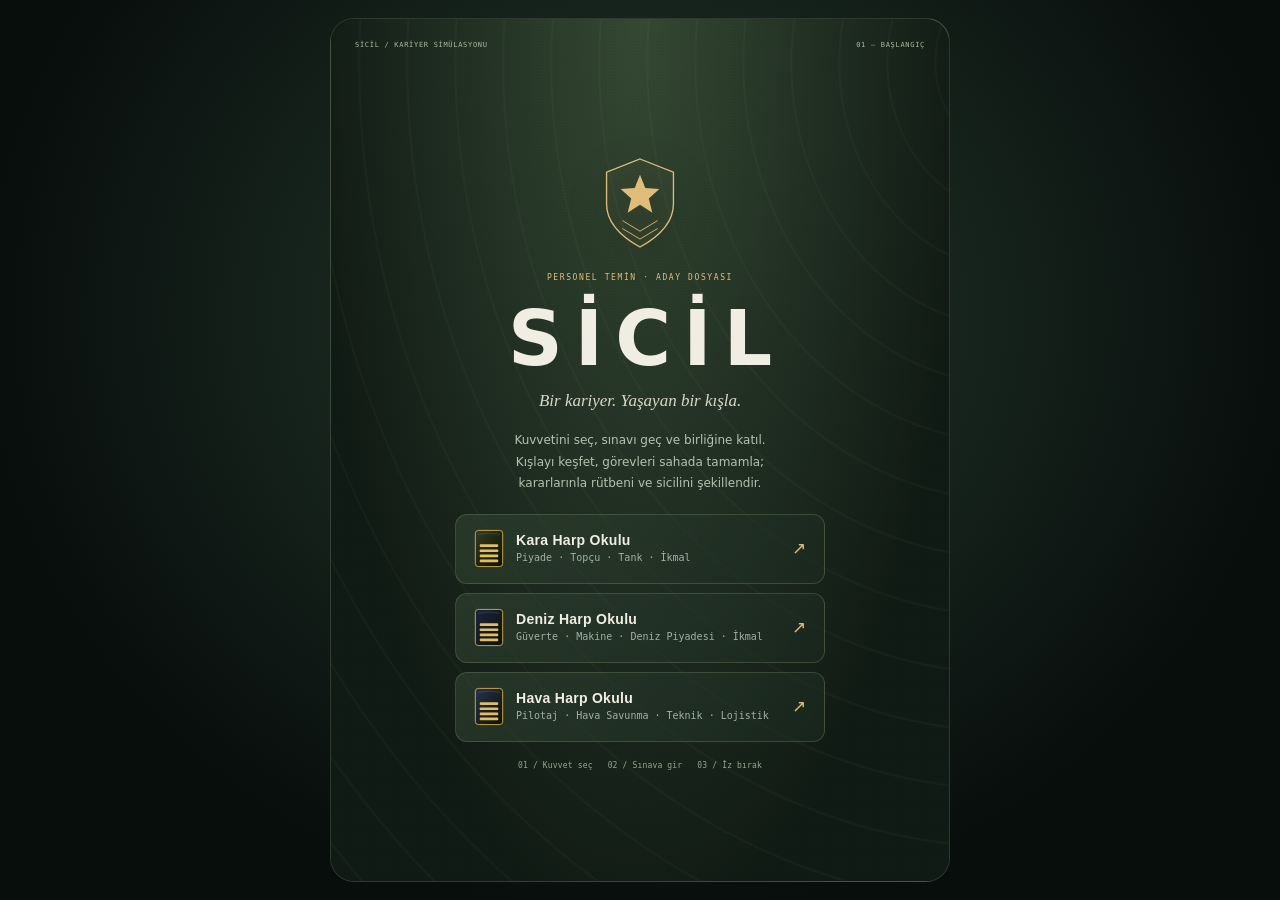
<file: index.html>
<!DOCTYPE html>
<html lang="tr">
<head>
<meta charset="utf-8">
<meta name="viewport" content="width=device-width,initial-scale=1,viewport-fit=cover">
<meta name="theme-color" content="#0b0d07">
<title>SİCİL — Askerî Kariyer Dosyası</title>
<link rel="stylesheet" href="style.css">
<link rel="stylesheet" href="command.css">
<link rel="stylesheet" href="world.css">
</head>
<body>
<div id="app">
  <header class="commandBar"><span class="wordmark">SİCİL<span> / KOMUTA</span></span><span class="liveStatus"><i></i> AKTİF DOSYA</span></header>
  <div id="hud">
    <div class="tag">
      <div id="insBox"></div>
      <div class="idt">
        <div class="careerBadge" id="careerBadge">Subay Kariyeri</div>
        <div class="rankname" id="rankName">Harbiyeli</div>
        <div class="identityMeta"><div class="sub" id="forceName"></div><div class="specialtyBadge" id="specialtyBadge"></div></div>
      </div>
      <button id="fileBtn" aria-label="Sicil dosyasını aç"><span class="fi" aria-hidden="true">▤</span><span class="fl">Sicil</span></button>
    </div>
    <div class="hudmeta">
      <div class="clock"><span id="mAge"></span><i></i><span id="mSrv"></span></div>
      <div id="pips"></div>
    </div>
    <div id="traitStrip" class="hide" aria-label="Karar profili"></div>
    <div id="careerProgress" class="careerProgress">
      <div class="progressHeading"><span>SONRAKİ RÜTBE</span><strong id="nextRank"></strong><b id="progressCount"></b></div>
      <div id="promotionTrack" class="promotionTrack" role="progressbar" aria-label="Rütbe görev ilerlemesi" aria-valuemin="0" aria-valuemax="100"><i></i></div>
      <div class="progressFooter"><span id="progressNote"></span><button id="careerPathBtn" type="button">Rütbe yolu ↗</button></div>
    </div>
  </div>
  <div id="gauges"></div>
  <section id="world" class="hide" aria-label="Kışla keşfi">
    <div class="worldTop"><div><span class="worldKicker">BİRLİK YERLEŞKESİ</span><b id="worldLocation">Kışla</b></div><button id="worldMapBtn" type="button" aria-pressed="false">Harita</button></div>
    <div class="dutyHud"><span id="dutyClock">GÜN 1 · 06.00</span><span id="dutyEnergy">Enerji 100</span><button id="inventoryBtn" type="button" aria-expanded="false" aria-controls="inventoryPanel">Envanter</button></div>
    <div id="inventoryPanel" class="hide" aria-label="Envanter"><strong>Teçhizat</strong><div id="inventoryItems"></div><button id="useRation" type="button">Kumanya kullan · +25 enerji</button><button id="inventoryClose" type="button">Kapat</button></div>
    <div class="worldViewport" id="worldViewport">
      <svg id="worldScene" viewBox="0 0 960 800" role="img" aria-label="Karakterin, görev işaretleri ve kışla binaları" xmlns="http://www.w3.org/2000/svg">
        <g id="worldTerrain"></g><g id="worldRoute"></g><g id="worldNpcs"></g><g id="worldMarker"></g><g id="worldPlayer"></g><g id="worldCargo" visibility="hidden" aria-hidden="true"><rect x="-12" y="-18" width="24" height="18" rx="2" fill="#94744b" stroke="#efcf88" stroke-width="2"/><path d="m-10-16 20 14M10-16-10-2" stroke="#dbbb7b" stroke-width="2"/></g>
      </svg>
      <div id="worldStick" aria-hidden="true"><span id="stickKnob"></span><span class="stickArrows">✥</span></div>
      <div id="worldToast" role="status" aria-live="polite"></div>
      <div class="worldGuide" id="worldGuide">Yürümek için haritaya dokun veya yön kontrolünü kullan.</div>
    </div>
    <div class="worldQuest"><div><span id="questType">AKTİF GÖREV</span><b id="questTitle"></b><small id="questDetail"></small></div><button id="worldRouteBtn" type="button">Hedefe yürü ↗</button></div>
    <div class="worldControls">
      <span class="freeMoveHint">Sol alana basılı tut<br>Parmağını kaydırarak yürü</span>
      <div class="worldActionStack"><button id="worldInteract" type="button">Etkileşime gir</button></div>
      <div class="worldSecondaryActions"><button id="worldDoorBtn" class="hide" type="button">Gir</button><button id="worldTalkBtn" class="hide" type="button">Konuş</button></div>
      <span class="worldKeyboard">WASD / OKLAR<br>E · ETKİLEŞİM</span>
    </div>
    <div id="socialPanel" class="hide" role="dialog" aria-modal="true" aria-labelledby="socialName">
      <span id="socialRole"></span><h3 id="socialName"></h3>
      <div class="socialTrust"><span id="socialTrustLabel"></span><meter id="socialTrustMeter" min="0" max="100" value="40" aria-label="Güven düzeyi"></meter></div>
      <p id="socialLine"></p><button id="socialHelp" type="button">Destek iste · +10 enerji</button><button id="socialClose" type="button">Görüşürüz</button>
    </div>
  </section>
  <section id="encounter" aria-label="Karar görüşmesi">
    <button id="leaveEncounter" type="button">← Kışlaya dön</button>
  <div id="stage">
    <div class="card" id="cardB"></div>
    <div class="card" id="cardA">
      <div class="dossierLine"><span id="cardNumber">DOSYA / 001</span><span id="cardStatus">KARAR BEKLİYOR</span></div>
      <div class="stamp l" id="stampL"></div>
      <div class="stamp r" id="stampR"></div>
      <div class="chead">
        <div id="speakerAvatar" class="speakerAvatar" aria-hidden="true"></div>
        <div class="l"><div class="who" id="who"></div><div class="role" id="role"></div></div>
        <div class="place" id="place"></div>
      </div>
      <div class="cbody"><div id="text"></div></div>
    </div>
    <div id="decisionFeedback" role="status" aria-live="polite"></div>
  </div>
  <div id="choices">
    <button class="ch" id="chL"><span class="k">◀ SOL</span><span id="chLt"></span></button>
    <button class="ch" id="chR"><span class="k">SAĞ ▶</span><span id="chRt"></span></button>
  </div>
  <div id="hint">kaydır ya da dokun</div>
  </section>

  <div id="file" class="hide" role="dialog" aria-modal="true" aria-labelledby="fileTitle">
    <h2 id="fileTitle">Sicil Dosyası</h2>
    <div class="fileTabs" role="tablist" aria-label="Dosya bölümleri">
      <button class="on" id="fileStatsTab" role="tab" aria-selected="true">Sicil</button>
      <button id="fileJournalTab" role="tab" aria-selected="false">Kariyer Günlüğü</button>
    </div>
    <div id="fileStatsPanel">
      <div class="careerPathHeading">Rütbe yolculuğu</div>
      <ol id="careerPath" aria-label="Kariyer rütbeleri"></ol>
      <div id="fileTraits"></div>
      <div id="fileContacts" aria-label="Birlikteki ilişkiler"></div>
      <div id="fileRows"></div>
      <div class="note" id="fileNote"></div>
    </div>
    <div id="fileJournalPanel" class="hide"><div id="journalRows"></div></div>
    <button class="btn" id="fileClose" style="margin-top:auto">Kapat</button>
  </div>

  <div id="promo" class="hide">
    <div class="ceremonyOrbit" aria-hidden="true"></div>
    <div id="promoIns"></div>
    <div class="eyebrow" id="promoTop">Terfi</div>
    <div id="promoRank"></div>
    <div id="promoNote"></div>
    <div id="promoNext"></div>
    <button class="btn p" id="promoBtn">Göreve devam</button>
  </div>

  <div class="screen hide" id="exam">
    <div class="examShell">
      <div class="examTop"><span id="examStep">Aday Seçmeleri</span><b id="examScore">0 PUAN</b></div>
      <div class="examTrack" id="examTrack"></div>
      <div id="examBody"></div>
    </div>
  </div>

  <div class="screen hide" id="specialty">
    <div class="specialtyShell">
      <div class="eyebrow" id="specialtyCareer">Kariyer Yolu</div>
      <h1 id="specialtyTitle">Sınıfını Seç</h1>
      <p class="lead" id="specialtyLead"></p>
      <div class="specialtyList" id="specialtyList"></div>
    </div>
  </div>

  <div class="screen hide" id="transition">
    <div class="transitionShell">
      <div class="transitionTop"><span id="transitionStep">Kariyer Geçişi</span><b id="transitionRoute"></b></div>
      <div id="transitionBody"></div>
    </div>
  </div>

  <div class="screen" id="start">
    <div class="startMast"><span>SİCİL / KARİYER SİMÜLASYONU</span><span>01 — BAŞLANGIÇ</span></div>
    <div class="heroSeal" aria-hidden="true"><svg viewBox="0 0 100 110"><path d="M50 5 88 20v36c0 23-20 39-38 49C32 95 12 79 12 56V20Z"/><path d="m50 23 6 15 16 1-12 11 4 16-14-9-14 9 4-16-12-11 16-1Z"/><path d="m30 75 20 12 20-12M30 84l20 12 20-12"/></svg></div>
    <div class="eyebrow">Personel Temin · Aday Dosyası</div>
    <h1>Sicil<small>Bir kariyer. Yaşayan bir kışla.</small></h1>
    <p class="lead">Kuvvetini seç, sınavı geç ve birliğine katıl. Kışlayı keşfet, görevleri sahada tamamla; kararlarınla rütbeni ve sicilini şekillendir.</p>
    <div class="forces" id="forceList"></div>
    <div class="startFooter"><span>01 / Kuvvet seç</span><span>02 / Sınava gir</span><span>03 / İz bırak</span></div>
    <div class="resumePanel hide" id="resumePanel">
      <div class="resumeMark">↻</div>
      <div class="resumeKicker">Kayıtlı Kariyer</div>
      <h2 id="resumeRank"></h2>
      <p id="resumeMeta"></p>
      <div class="resumeActions">
        <button class="btn p" id="continueBtn">Kariyere devam et</button>
        <button class="btn ghost" id="newCareerBtn">Yeni kariyer</button>
      </div>
      <div class="newCareerConfirm hide" id="newCareerConfirm" role="alert">
        <b>Kayıtlı kariyer silinecek.</b>
        <span>Bu işlem geri alınamaz; tamamlanan kariyer arşivleri etkilenmez.</span>
        <div><button class="btn ghost" id="cancelNewCareer">Vazgeç</button><button class="btn danger" id="confirmNewCareer">Sil ve başla</button></div>
      </div>
    </div>
  </div>

  <div class="screen hide" id="end">
    <div class="eyebrow" id="endTop"></div>
    <h1 id="endTitle" style="font-size:clamp(21px,6.6vw,30px);letter-spacing:.09em"></h1>
    <p class="lead" id="endText"></p>
    <div id="endTraits"></div>
    <div id="endStats"></div>
    <div id="endNote" style="font-family:var(--mono);font-size:9px;letter-spacing:.05em;color:var(--brass);max-width:33ch;line-height:1.7"></div>
    <button class="btn p" id="again">Yeni dosya aç</button>
  </div>
</div>

<script src="ranks.js"></script>
<script src="storage.js"></script>
<script src="game.js"></script>
<script src="progression.js"></script>
<script src="specialties.js"></script>
<script src="transitions.js"></script>
<script src="exam.js"></script>
<script src="events-officer.js"></script>
<script src="events-field.js"></script>
<script src="events-phase5.js"></script>
<script src="world-core.js"></script>
<script src="world-art.js"></script>
<script src="touch-control.js"></script>
<script src="duty-core.js"></script>
<script src="relationships.js"></script>
<script src="world.js"></script>
</body>
</html>
</file>
<file: style.css>
:root{
  --ink:#0b0d07; --canvas:#1e2310;
  --paper:#ded8c3; --paper-2:#bdb69c; --dim:#7c8067; --dim-2:#5a5e48;
  --brass:#c9a349; --signal:#e0902c; --oxide:#a83c29; --green:#6f9349;
  --decision:#9aa58a;
  --line:rgba(222,216,195,.14);
  --mono:ui-monospace,"SFMono-Regular",Menlo,Consolas,monospace;
  --sans:system-ui,-apple-system,"Segoe UI",Roboto,sans-serif;
}
*{margin:0;padding:0;box-sizing:border-box;-webkit-tap-highlight-color:transparent}
html,body{height:100%;overflow:hidden;overscroll-behavior:none}
body{background:var(--ink);color:var(--paper);font-family:var(--sans);
  touch-action:none;user-select:none;-webkit-user-select:none;
  display:flex;align-items:center;justify-content:center}
#app{position:relative;width:100%;height:100dvh;max-width:540px;display:flex;flex-direction:column;
  padding:calc(env(safe-area-inset-top) + 7px) 13px calc(env(safe-area-inset-bottom) + 8px);
  background:radial-gradient(125% 65% at 50% -8%,#242a17 0%,#12150c 60%,#090b05 100%)}
#app::after{content:"";position:absolute;inset:0;pointer-events:none;opacity:.045;mix-blend-mode:overlay;
  background-image:repeating-linear-gradient(90deg,#fff 0 1px,transparent 1px 3px),
                   repeating-linear-gradient(0deg,#fff 0 1px,transparent 1px 3px)}

#hud{flex:0 0 auto;position:relative;z-index:4;padding:10px;border:1px solid rgba(222,216,195,.13);
  border-radius:11px;background:linear-gradient(145deg,rgba(222,216,195,.07),rgba(9,11,5,.32));
  box-shadow:0 10px 28px rgba(0,0,0,.28),inset 0 1px 0 rgba(255,255,255,.035);overflow:hidden}
#hud::before{content:"";position:absolute;left:0;top:0;bottom:0;width:3px;background:var(--brass);opacity:.72}
.tag{display:flex;align-items:center;gap:10px}
#insBox{flex:0 0 auto;width:40px;height:52px;padding:3px;border-radius:6px;background:rgba(9,11,5,.36);
  filter:drop-shadow(0 2px 3px rgba(0,0,0,.55))}
#insBox svg{display:block;width:100%;height:100%}
.idt{flex:1 1 auto;min-width:0}
.careerBadge{display:inline-flex;margin-bottom:3px;padding:2px 5px;border-radius:2px;background:rgba(201,163,73,.11);
  color:var(--brass);font-family:var(--mono);font-size:7px;letter-spacing:.13em;text-transform:uppercase}
.rankname{font-weight:760;font-size:clamp(15px,4.2vw,18px);letter-spacing:.075em;text-transform:uppercase;
  white-space:nowrap;overflow:hidden;text-overflow:ellipsis;line-height:1.15}
.sub{font-family:var(--mono);font-size:8.5px;letter-spacing:.1em;color:var(--dim);text-transform:uppercase;margin-top:3px}
.identityMeta{display:flex;align-items:center;gap:6px;min-width:0;margin-top:3px}
.identityMeta .sub{min-width:0;margin-top:0;white-space:nowrap;overflow:hidden;text-overflow:ellipsis}
.specialtyBadge{flex:0 0 auto;padding:2px 5px;border:1px solid rgba(111,147,73,.42);border-radius:3px;
  background:rgba(111,147,73,.08);color:#b7cc99;font-family:var(--mono);font-size:7px;letter-spacing:.07em;text-transform:uppercase}
.specialtyBadge.hide{display:none}
.hudmeta{display:grid;grid-template-columns:auto minmax(0,1fr);gap:10px;align-items:center;margin-top:9px;
  padding-top:8px;border-top:1px solid rgba(222,216,195,.09)}
.clock{display:flex;align-items:center;gap:6px;font-family:var(--mono);font-size:8.5px;line-height:1.3;color:var(--dim);white-space:nowrap}
.clock i{width:3px;height:3px;border-radius:50%;background:var(--dim-2)}
.clock b{color:var(--brass);font-weight:500}
#fileBtn{flex:0 0 auto;width:47px;height:47px;padding:0;border:1px solid rgba(222,216,195,.18);border-radius:8px;
  background:rgba(9,11,5,.34);color:var(--paper-2);font-family:var(--mono);cursor:pointer;
  display:flex;flex-direction:column;align-items:center;justify-content:center;gap:3px}
#fileBtn .fi{font-size:15px;line-height:1;color:var(--brass)}
#fileBtn .fl{font-size:6.5px;letter-spacing:.09em;text-transform:uppercase}
#fileBtn:active{background:rgba(222,216,195,.1);border-color:rgba(222,216,195,.32)}
#pips{display:flex;gap:2px;align-items:center;min-width:0}
#pips i{flex:1 1 0;height:5px;border-radius:2px;background:rgba(222,216,195,.1);transition:background .3s}
#pips i.on{background:var(--green)} #pips i.now{background:var(--brass)}
#pips span{flex:0 0 auto;font-family:var(--mono);font-size:7.5px;letter-spacing:.04em;color:var(--paper-2);
  text-transform:uppercase;margin-left:5px}
#traitStrip{display:flex;gap:5px;flex-wrap:wrap;margin-top:7px;padding-top:7px;border-top:1px solid rgba(222,216,195,.07)}
#traitStrip.hide{display:none}
#traitStrip span{padding:2px 5px;border:1px solid rgba(201,163,73,.25);border-radius:3px;background:rgba(201,163,73,.055);color:#bdb48f;font-family:var(--mono);font-size:6.5px;letter-spacing:.06em;text-transform:uppercase}
#traitStrip b{color:var(--brass);font-weight:600}

#gauges{flex:0 0 auto;margin-top:8px;display:grid;grid-template-columns:repeat(2,1fr);gap:6px;position:relative;z-index:4}
.g{position:relative;display:flex;flex-direction:column;gap:5px;min-width:0;padding:7px 9px 8px;border-radius:7px;
  border:1px solid rgba(222,216,195,.1);background:rgba(222,216,195,.035)}
.grow{display:flex;align-items:baseline;justify-content:space-between;gap:3px}
.gname{font-family:var(--mono);font-size:8.5px;letter-spacing:.035em;color:var(--dim);text-transform:uppercase;
  white-space:nowrap;overflow:hidden;text-overflow:ellipsis}
.gval{font-family:var(--mono);font-size:13px;font-weight:700;color:var(--paper);flex:0 0 auto;transition:color .3s}
.gbar{position:relative;height:6px;border-radius:3px;background:#090b05;border:1px solid var(--line);overflow:hidden}
.gfill{position:absolute;left:1px;top:1px;bottom:1px;right:1px;transform-origin:left;transform:scaleX(.5);
  border-radius:1px;background:linear-gradient(90deg,#5b7c3d,#93b25f);
  transition:transform .55s cubic-bezier(.2,.85,.25,1),background .3s}
.gbar::after{content:"";position:absolute;inset:0;
  background:repeating-linear-gradient(90deg,transparent 0 9.4%,rgba(9,11,5,.9) 9.4% 10.6%)}
.g.low .gfill{background:linear-gradient(90deg,#8d2f21,#c9573a)} .g.low .gval{color:var(--oxide)}
.g.low .gval::before{content:"! ";font-weight:800}
.g.high .gfill{background:linear-gradient(90deg,#a8862f,#e2b95a)} .g.high .gval{color:var(--brass)}
.g.high .gval::before{content:"◆ ";font-size:7px;vertical-align:2px}
.gd{position:absolute;right:9px;bottom:7px;z-index:2;font-family:var(--mono);font-size:8px;height:9px;opacity:0;
  padding-left:3px;background:rgba(16,19,9,.9);transition:opacity .1s;text-align:right}
.gd.on{opacity:1} .gd.up{color:var(--green)} .gd.dn{color:var(--oxide)}
.g.bump{animation:bump .45s cubic-bezier(.3,1.4,.5,1)}
@keyframes bump{0%,100%{transform:none}35%{transform:translateY(-4px)}}

#stage{flex:1 1 auto;position:relative;z-index:2;margin-top:10px;min-height:140px}
.card{position:absolute;inset:0;border-radius:9px;overflow:hidden;display:flex;flex-direction:column;
  background:linear-gradient(177deg,rgba(255,255,255,.055),rgba(0,0,0,.2)),var(--canvas);
  border:1px solid rgba(222,216,195,.13);
  box-shadow:0 16px 42px rgba(0,0,0,.62),inset 0 1px 0 rgba(255,255,255,.05);
  will-change:transform;backface-visibility:hidden}
#cardB{transform:translate3d(0,9px,0) scale(.96);opacity:.4;filter:saturate(.35)}
.card.snap{transition:transform .32s cubic-bezier(.18,.9,.25,1)}
.card.fly{transition:transform .38s ease-out,opacity .34s ease-out}
.card.warn{box-shadow:0 16px 42px rgba(0,0,0,.62),inset 3px 0 0 var(--signal)}
.chead{flex:0 0 auto;padding:11px 14px 9px;border-bottom:1px dashed rgba(222,216,195,.17);
  background:linear-gradient(180deg,rgba(0,0,0,.26),transparent);display:flex;align-items:flex-start;gap:9px}
.chead .l{flex:1 1 auto;min-width:0}
.who{font-weight:650;font-size:13.5px;line-height:1.3}
.role{font-family:var(--mono);font-size:8.5px;letter-spacing:.11em;color:var(--brass);text-transform:uppercase;
  margin-top:4px;overflow:hidden;text-overflow:ellipsis;white-space:nowrap}
.place{flex:0 0 auto;font-family:var(--mono);font-size:8px;letter-spacing:.06em;color:var(--dim);
  text-transform:uppercase;text-align:right;max-width:36%;line-height:1.45}
.cbody{flex:1 1 auto;padding:14px 16px;display:flex;align-items:center;overflow:hidden}
#text{font-size:16px;line-height:1.52;color:#eee9d8;width:100%}
.stamp{position:absolute;top:13px;padding:6px 10px;border:2px solid;border-radius:3px;font-weight:800;
  font-size:11.5px;letter-spacing:.08em;text-transform:uppercase;opacity:0;pointer-events:none;
  max-width:62%;line-height:1.28;text-align:center;z-index:3}
.stamp.l,.stamp.r{color:var(--paper);border-color:rgba(222,216,195,.68);background:rgba(9,11,5,.78);
  box-shadow:0 3px 12px rgba(0,0,0,.35)}
.stamp.l{left:12px;transform:rotate(-10deg)}
.stamp.r{right:12px;transform:rotate(10deg)}

#decisionFeedback{position:absolute;left:50%;bottom:13px;z-index:7;max-width:calc(100% - 28px);
  padding:7px 10px;border:1px solid rgba(154,165,138,.52);border-radius:3px;background:rgba(9,11,5,.9);
  color:#cbd2bb;font-family:var(--mono);font-size:8.5px;letter-spacing:.13em;text-align:center;text-transform:uppercase;
  white-space:nowrap;overflow:hidden;text-overflow:ellipsis;pointer-events:none;opacity:0;
  transform:translate(-50%,8px) scale(.97);transition:opacity .18s,transform .22s cubic-bezier(.2,.8,.2,1)}
#decisionFeedback.on{opacity:1;transform:translate(-50%,0) scale(1)}

#choices{flex:0 0 auto;margin-top:9px;display:grid;grid-template-columns:1fr 1fr;gap:8px;position:relative;z-index:4}
.ch{position:relative;min-height:68px;padding:22px 12px 11px;border-radius:5px;cursor:pointer;
  border:1px solid rgba(222,216,195,.17);background:rgba(222,216,195,.035);color:var(--paper);
  font-family:var(--sans);font-size:13px;line-height:1.34;text-align:left;
  display:flex;align-items:center;transition:border-color .15s,background .15s,transform .12s}
.ch:active{transform:scale(.985)}
.ch:disabled{cursor:not-allowed;opacity:.42;border-style:dashed;filter:saturate(.3)}
.ch:disabled::after{content:attr(data-locked);position:absolute;left:8px;right:8px;bottom:5px;color:#c07866;font-family:var(--mono);font-size:6px;letter-spacing:.04em;text-align:center;text-transform:uppercase;white-space:nowrap;overflow:hidden;text-overflow:ellipsis}
.ch .k{position:absolute;top:6px;font-family:var(--mono);font-size:7.5px;letter-spacing:.14em;color:var(--dim-2)}
#chL .k{left:10px} #chR .k{right:10px} #chR{text-align:right;justify-content:flex-end}
#chL.hot,#chR.hot{border-color:rgba(154,165,138,.72);background:rgba(154,165,138,.12)}
#hint{flex:0 0 auto;margin-top:7px;text-align:center;font-family:var(--mono);font-size:8.5px;
  letter-spacing:.15em;color:var(--dim-2);text-transform:uppercase}

#file{position:absolute;inset:0;z-index:18;background:rgba(8,10,5,.96);backdrop-filter:blur(4px);
  padding:calc(env(safe-area-inset-top) + 20px) 20px calc(env(safe-area-inset-bottom) + 18px);
  display:flex;flex-direction:column;gap:11px;overflow-y:auto}
#file.hide{display:none}
#file h2{font-size:13.5px;letter-spacing:.16em;text-transform:uppercase}
#file .note{font-family:var(--mono);font-size:8.5px;line-height:1.75;color:var(--dim)}
.fileTabs{display:grid;grid-template-columns:1fr 1fr;border:1px solid rgba(222,216,195,.14);border-radius:5px;overflow:hidden}
.fileTabs button{min-height:36px;border:0;background:rgba(222,216,195,.025);color:var(--dim);font-family:var(--mono);font-size:8px;letter-spacing:.12em;text-transform:uppercase;cursor:pointer}
.fileTabs button+button{border-left:1px solid rgba(222,216,195,.14)}
.fileTabs button.on{background:rgba(201,163,73,.1);color:var(--brass)}
#fileStatsPanel,#fileJournalPanel{display:flex;flex-direction:column;gap:11px}
#fileStatsPanel.hide,#fileJournalPanel.hide{display:none}
#journalRows{display:flex;flex-direction:column;gap:8px;padding-bottom:4px}
.journalEntry{position:relative;padding:10px 11px 10px 16px;border:1px solid rgba(222,216,195,.1);border-radius:5px;background:rgba(222,216,195,.025)}
.journalEntry::before{content:"";position:absolute;left:6px;top:12px;width:3px;height:3px;border-radius:50%;background:var(--dim)}
.journalEntry.promotion::before,.journalEntry.exam::before{background:var(--brass);box-shadow:0 0 0 3px rgba(201,163,73,.1)}
.journalEntry.critical::before,.journalEntry.ending::before{background:var(--oxide)}
.journalMeta{font-family:var(--mono);font-size:7px;letter-spacing:.06em;color:var(--dim-2);text-transform:uppercase}
.journalEntry h3{margin-top:4px;font-size:11px;letter-spacing:.035em;color:var(--paper)}
.journalEntry p{margin-top:4px;font-size:9px;line-height:1.5;color:var(--dim)}
.journalEmpty{padding:28px 12px;text-align:center;font-family:var(--mono);font-size:9px;color:var(--dim)}
#fileTraits{padding:10px;border:1px solid rgba(201,163,73,.18);border-radius:6px;background:rgba(201,163,73,.035)}
.traitFileTitle{margin-bottom:8px;color:var(--brass);font-family:var(--mono);font-size:7px;letter-spacing:.15em;text-transform:uppercase}
.traitRow{display:grid;grid-template-columns:92px 1fr 22px;gap:7px;align-items:center;margin:5px 0}
.traitRow span{font-size:9px;color:var(--paper-2)}.traitRow em{font-family:var(--mono);font-size:7px;font-style:normal;text-align:right;color:var(--dim)}
.traitRow i{height:4px;overflow:hidden;border-radius:2px;background:#090b05}.traitRow i b{display:block;height:100%;border-radius:2px;background:linear-gradient(90deg,#6f9349,var(--brass))}
.frow{display:flex;align-items:center;gap:8px;padding:6px 0;border-bottom:1px dotted rgba(222,216,195,.12)}
.frow .n{flex:1 1 auto;font-size:11.5px}
.frow .b{flex:0 0 68px;height:6px;border-radius:2px;background:#090b05;border:1px solid var(--line);position:relative;overflow:hidden}
.frow .b i{position:absolute;left:0;top:0;bottom:0;background:var(--paper-2)}
.frow .v{flex:0 0 38px;text-align:right;font-family:var(--mono);font-size:9.5px;color:var(--paper-2)}
.frow.act .n{color:var(--paper);font-weight:600}
.frow.act .b i{background:linear-gradient(90deg,#5b7c3d,#93b25f)}
.frow.dimd .n,.frow.dimd .v{color:var(--dim)} .frow.dimd .b i{background:var(--dim-2)}
.frow.unk .n,.frow.unk .v{color:var(--dim-2)}
.ftag{font-family:var(--mono);font-size:7px;letter-spacing:.1em;color:var(--brass);
  border:1px solid rgba(201,163,73,.4);border-radius:2px;padding:1px 4px;text-transform:uppercase}

.screen{position:absolute;inset:0;z-index:20;display:flex;flex-direction:column;align-items:center;
  justify-content:center;gap:15px;text-align:center;overflow-y:auto;
  padding:34px 24px calc(env(safe-area-inset-bottom) + 26px);
  background:radial-gradient(120% 78% at 50% 18%,#20250f 0%,#0a0c06 70%)}
.screen.hide{display:none}
.eyebrow{font-family:var(--mono);font-size:9px;letter-spacing:.3em;color:var(--brass);text-transform:uppercase}
h1{font-size:clamp(30px,10vw,44px);font-weight:800;letter-spacing:.16em;line-height:1;text-transform:uppercase}
h1 small{display:block;font-size:10px;letter-spacing:.2em;font-weight:500;color:var(--dim);margin-top:11px;text-transform:none}
.lead{font-size:13.5px;line-height:1.65;color:#a5a891;max-width:35ch}
.btn{min-height:44px;font-family:var(--mono);font-size:11px;letter-spacing:.15em;text-transform:uppercase;padding:13px 26px;
  border-radius:3px;cursor:pointer;background:transparent;color:var(--paper);border:1px solid rgba(222,216,195,.32)}
.btn:active{background:rgba(222,216,195,.1)} .btn.p{border-color:var(--brass);color:var(--brass)}
.forces{display:flex;flex-direction:column;gap:9px;width:100%;max-width:310px}
.forces.hide{display:none}
.fbtn{min-height:56px;display:flex;align-items:center;gap:12px;padding:10px 14px;border-radius:4px;cursor:pointer;
  border:1px solid rgba(222,216,195,.17);background:rgba(222,216,195,.028);text-align:left;color:var(--paper)}
.fbtn:active{border-color:var(--brass);background:rgba(201,163,73,.08)}
.fbtn b{display:block;font-size:13px;font-weight:700;letter-spacing:.05em}
.fbtn i{display:block;font-style:normal;font-family:var(--mono);font-size:8.5px;color:var(--dim);margin-top:3px;line-height:1.45}
.fbtn svg{flex:0 0 auto;width:25px;height:33px}
.resumePanel{width:100%;max-width:330px;padding:18px;border:1px solid rgba(201,163,73,.28);border-radius:9px;background:linear-gradient(145deg,rgba(201,163,73,.085),rgba(8,10,5,.38));box-shadow:0 18px 44px rgba(0,0,0,.28)}
.resumePanel.hide{display:none}
.resumeMark{width:42px;height:42px;margin:0 auto 10px;display:grid;place-items:center;border:1px solid rgba(201,163,73,.36);border-radius:50%;color:var(--brass);font-family:var(--mono);font-size:19px}
.resumeKicker{font-family:var(--mono);font-size:8px;letter-spacing:.2em;color:var(--brass);text-transform:uppercase}
.resumePanel h2{margin-top:7px;font-size:18px;letter-spacing:.08em;text-transform:uppercase}
.resumePanel>p{margin-top:6px;font-family:var(--mono);font-size:8.5px;line-height:1.5;color:var(--dim)}
.resumeActions{display:grid;gap:8px;margin-top:16px}
.btn.ghost{color:var(--dim);border-color:rgba(222,216,195,.18)}
.btn.danger{color:#d98773;border-color:rgba(168,60,41,.6)}
.newCareerConfirm{margin-top:13px;padding-top:13px;border-top:1px solid rgba(222,216,195,.12);display:flex;flex-direction:column;gap:6px;text-align:left}
.newCareerConfirm.hide{display:none}
.newCareerConfirm b{font-size:11px;color:#d7a18f}.newCareerConfirm span{font-size:9px;line-height:1.5;color:var(--dim)}
.newCareerConfirm>div{display:grid;grid-template-columns:1fr 1fr;gap:7px;margin-top:5px}.newCareerConfirm .btn{padding:10px 8px;font-size:8px;letter-spacing:.08em}

#specialty{justify-content:flex-start;padding-top:calc(env(safe-area-inset-top) + 23px);background:radial-gradient(110% 70% at 50% 0%,#293019 0%,#101309 58%,#080a05 100%)}
.specialtyShell{width:100%;max-width:390px;display:flex;flex-direction:column;align-items:center;text-align:center}
.specialtyShell h1{margin-top:9px;font-size:clamp(24px,8vw,32px);letter-spacing:.1em}
.specialtyShell .lead{margin-top:10px;font-size:12.5px}
.specialtyList{width:100%;display:flex;flex-direction:column;gap:8px;margin-top:17px;padding-bottom:calc(env(safe-area-inset-bottom) + 18px)}
.specialtyCard{width:100%;min-height:88px;padding:10px 12px;border:1px solid rgba(222,216,195,.15);border-radius:8px;
  background:linear-gradient(150deg,rgba(222,216,195,.055),rgba(9,11,5,.25));color:var(--paper);text-align:left;
  display:flex;align-items:flex-start;gap:11px;cursor:pointer;transition:border-color .15s,background .15s,transform .12s}
.specialtyCard:active{transform:scale(.987);border-color:var(--brass);background:rgba(201,163,73,.08)}
.specialtyGlyph{flex:0 0 38px;width:38px;height:38px;border:1px solid rgba(201,163,73,.35);border-radius:50%;
  display:grid;place-items:center;background:rgba(201,163,73,.07);color:var(--brass);font-family:var(--mono);font-size:17px}
.specialtyText{flex:1 1 auto;min-width:0;display:flex;flex-wrap:wrap;align-items:center;gap:3px 5px}
.specialtyText b{flex:0 0 100%;font-size:13px;letter-spacing:.07em;text-transform:uppercase}
.specialtyText em{flex:0 0 100%;font-style:normal;font-size:10px;line-height:1.35;color:#a9ad96}
.specialtyText small{flex:0 0 100%;font-family:var(--mono);font-size:6.8px;letter-spacing:.07em;color:var(--dim);text-transform:uppercase}
.specialtyMods{flex:0 0 100%;display:flex;flex-wrap:wrap;gap:3px;margin-top:2px}
.specialtyMods i{padding:2px 4px;border:1px solid;border-radius:2px;font-family:var(--mono);font-size:6.5px;font-style:normal;letter-spacing:.03em}
.specialtyMods .up{color:#aeca86;border-color:rgba(111,147,73,.36)}
.specialtyMods .down{color:#d98e7b;border-color:rgba(168,60,41,.36)}

#transition{justify-content:flex-start;padding-top:calc(env(safe-area-inset-top) + 24px);background:radial-gradient(105% 68% at 50% 0%,#302b18 0%,#121309 58%,#080a05 100%)}
.transitionShell{width:100%;max-width:380px;text-align:left;padding-bottom:calc(env(safe-area-inset-bottom) + 20px)}
.transitionTop{display:flex;align-items:center;justify-content:space-between;gap:10px;margin-bottom:10px;font-family:var(--mono);
  font-size:8px;letter-spacing:.1em;text-transform:uppercase;color:var(--dim)}
.transitionTop b{max-width:55%;color:var(--brass);font-size:8px;font-weight:600;text-align:right}
.transitionPanel{min-height:470px;padding:21px;border:1px solid rgba(222,216,195,.14);border-radius:12px;
  background:linear-gradient(160deg,rgba(222,216,195,.065),rgba(9,11,5,.32));box-shadow:0 20px 50px rgba(0,0,0,.4);
  display:flex;flex-direction:column;align-items:center;text-align:center}
.transitionSeal{width:68px;height:68px;margin:4px 0 17px;border:1px solid rgba(201,163,73,.38);border-radius:50%;
  display:grid;place-items:center;background:rgba(201,163,73,.07);color:var(--brass);font-family:var(--mono);font-size:25px}
.transitionKicker{font-family:var(--mono);font-size:8px;letter-spacing:.16em;text-transform:uppercase;color:var(--brass)}
.transitionPanel h2{margin-top:8px;font-size:21px;line-height:1.18;letter-spacing:.025em}
.transitionPanel p{margin-top:11px;max-width:31ch;color:#aeb19c;font-size:12.5px;line-height:1.58}
.transitionStats{width:100%;display:grid;grid-template-columns:1fr 1fr;gap:6px;margin-top:17px}
.transitionStats span{display:flex;justify-content:space-between;gap:5px;padding:7px;border:1px solid rgba(222,216,195,.1);border-radius:4px;
  color:var(--dim);font-family:var(--mono);font-size:7px;letter-spacing:.05em}
.transitionStats b{color:var(--paper-2);font-size:8.5px}
.transitionAction{width:100%;min-height:49px;margin-top:auto;border:1px solid rgba(201,163,73,.52);border-radius:5px;
  background:rgba(201,163,73,.08);color:var(--brass);font-family:var(--mono);font-size:9.5px;letter-spacing:.12em;text-transform:uppercase;cursor:pointer}
.transitionAction.pass{border-color:rgba(111,147,73,.62);background:rgba(111,147,73,.09);color:#b8d394}
.transitionPanel.question{align-items:stretch;text-align:left}
.transitionQuestion{margin:19px 0;font-size:19px;line-height:1.4;color:#eee9d8}
.transitionOptions{display:flex;flex-direction:column;gap:8px;margin-top:auto}
.transitionOptions button{min-height:67px;padding:10px 12px;border:1px solid rgba(222,216,195,.15);border-radius:6px;
  background:rgba(222,216,195,.035);color:var(--paper);display:flex;align-items:center;gap:10px;text-align:left;font-size:12px;line-height:1.38;cursor:pointer}
.transitionOptions button i{flex:0 0 27px;width:27px;height:27px;border:1px solid rgba(201,163,73,.35);border-radius:50%;
  display:grid;place-items:center;color:var(--brass);font-family:var(--mono);font-size:8px;font-style:normal}
.transitionOptions button.correct{border-color:rgba(111,147,73,.65);background:rgba(111,147,73,.1)}
.transitionOptions button.wrong{border-color:rgba(168,60,41,.65);background:rgba(168,60,41,.1)}
.transitionScore{width:102px;height:102px;margin:0 auto 17px;border:2px solid;border-radius:50%;display:grid;place-items:center;
  font-family:var(--mono);font-size:25px;font-weight:700}
.transitionPanel.result.pass .transitionScore{border-color:var(--green);background:rgba(111,147,73,.09);color:#bdd89a}
.transitionPanel.result.fail .transitionScore{border-color:var(--oxide);background:rgba(168,60,41,.09);color:#e0a08e}
.transitionBreakdown{width:100%;display:grid;grid-template-columns:repeat(3,1fr);gap:5px;margin:16px 0 13px}
.transitionBreakdown span{padding:7px 4px;border:1px solid rgba(222,216,195,.1);border-radius:4px;background:rgba(9,11,5,.2)}
.transitionBreakdown i,.transitionBreakdown b{display:block;font-family:var(--mono);font-style:normal}
.transitionBreakdown i{color:var(--dim);font-size:6.5px;letter-spacing:.06em;text-transform:uppercase}
.transitionBreakdown b{margin-top:4px;color:var(--paper-2);font-size:8px;font-weight:600}
.transitionPaths{width:100%;display:grid;grid-template-columns:1fr 1fr;gap:6px;margin-top:auto}
.transitionPaths button{min-height:45px;padding:8px;border:1px solid rgba(222,216,195,.17);border-radius:4px;background:rgba(222,216,195,.035);
  color:var(--paper-2);font-family:var(--mono);font-size:7.5px;letter-spacing:.07em;text-transform:uppercase;cursor:pointer}
.transitionPaths button:nth-child(3){grid-column:1/-1}
.transitionPaths .danger{border-color:rgba(168,60,41,.45);color:#d98e7b}

#exam{background:radial-gradient(100% 64% at 50% 12%,#293019 0%,#101309 58%,#080a05 100%)}
.examShell{width:100%;max-width:360px;text-align:left}
.examTop{display:flex;align-items:center;justify-content:space-between;gap:12px;font-family:var(--mono);
  font-size:8.5px;letter-spacing:.12em;text-transform:uppercase;color:var(--dim)}
.examTop b{font-size:9px;color:var(--brass);font-weight:650}
.examTrack{display:grid;grid-template-columns:repeat(3,1fr);gap:5px;margin:10px 0 15px}
.examTrack i{height:4px;border-radius:2px;background:rgba(222,216,195,.11)}
.examTrack i.done{background:var(--green)}
.examTrack i.now{background:var(--brass);box-shadow:0 0 12px rgba(201,163,73,.28)}
.examPanel{position:relative;min-height:360px;padding:22px;border:1px solid rgba(222,216,195,.14);border-radius:12px;
  background:linear-gradient(165deg,rgba(222,216,195,.07),rgba(9,11,5,.32));
  box-shadow:0 20px 50px rgba(0,0,0,.42);display:flex;flex-direction:column;align-items:center;text-align:center}
.examKicker{font-family:var(--mono);font-size:8px;letter-spacing:.18em;text-transform:uppercase;color:var(--brass)}
.examGlyph{width:76px;height:76px;margin:25px 0 18px;border:1px solid rgba(201,163,73,.35);border-radius:50%;
  display:grid;place-items:center;background:rgba(201,163,73,.06);font-family:var(--mono);font-size:28px;color:var(--paper)}
.examTitle{font-size:22px;line-height:1.15;letter-spacing:.03em}
.examCopy{margin-top:10px;max-width:29ch;font-size:13px;line-height:1.6;color:#aeb19c}
.examAction{width:100%;min-height:50px;margin-top:auto;border:1px solid rgba(201,163,73,.5);border-radius:5px;
  background:rgba(201,163,73,.08);color:var(--brass);font-family:var(--mono);font-size:10px;letter-spacing:.13em;
  text-transform:uppercase;cursor:pointer}
.examAction:active{background:rgba(201,163,73,.16)}
.roundLabel{margin-top:18px;font-family:var(--mono);font-size:8px;letter-spacing:.16em;text-transform:uppercase;color:var(--dim)}
.reactionPad{width:190px;height:190px;margin:auto;border:1px solid rgba(222,216,195,.2);border-radius:50%;
  background:rgba(222,216,195,.045);color:var(--paper-2);font-family:var(--mono);font-size:12px;letter-spacing:.12em;
  text-transform:uppercase;cursor:pointer;transition:background .12s,border-color .12s,transform .12s}
.reactionPad.ready{border-color:#a7c977;background:rgba(111,147,73,.28);color:#dcebc8;box-shadow:0 0 34px rgba(111,147,73,.2)}
.reactionPad.early{border-color:var(--oxide);background:rgba(168,60,41,.18);color:#e7aa9d}
.reactionPad.identify{font-size:11px}
.reactionPad.target{border-color:var(--oxide);background:rgba(168,60,41,.22);color:#f0b09e;box-shadow:0 0 34px rgba(168,60,41,.18)}
.reactionPad.friend{border-color:#7895ad;background:rgba(75,104,128,.2);color:#bdd2e1;box-shadow:0 0 34px rgba(75,104,128,.15)}
.reactionPad.hold{position:relative;overflow:hidden;isolation:isolate}
.reactionPad.hold span{position:relative;z-index:2}
.reactionPad.hold::after{content:"";position:absolute;z-index:1;inset:15px;border:3px solid rgba(201,163,73,.18);border-radius:50%;
  transform:scale(.58);opacity:0}
.reactionPad.hold.holding{border-color:var(--brass);background:rgba(201,163,73,.09);color:#ecd181}
.reactionPad.hold.holding::after{opacity:1;animation:holdExpand var(--hold-duration) linear forwards}
@keyframes holdExpand{0%{transform:scale(.58);border-color:rgba(201,163,73,.18)}100%{transform:scale(1);border-color:var(--brass)}}
.reactionPad:active{transform:scale(.975)}
.memoryDisplay{height:112px;margin:24px 0 18px;border:1px solid rgba(222,216,195,.12);border-radius:8px;
  display:grid;place-items:center;background:rgba(9,11,5,.36);font-size:42px;color:var(--brass)}
.memoryGrid,.logicGrid{display:grid;grid-template-columns:1fr 1fr;gap:8px;width:100%;margin-top:auto}
.memoryBtn,.logicBtn{min-height:62px;border:1px solid rgba(222,216,195,.18);border-radius:6px;
  background:rgba(222,216,195,.035);color:var(--paper);font-size:21px;cursor:pointer}
.logicBtn{min-height:74px;padding:8px;font-family:var(--mono);font-size:15px}
.memoryBtn:active,.logicBtn:active{border-color:var(--brass);background:rgba(201,163,73,.1)}
.memoryRoute{width:232px;height:232px;margin:auto;display:grid;grid-template-columns:repeat(3,1fr);gap:7px;padding:8px;
  border:1px solid rgba(222,216,195,.12);border-radius:10px;background:rgba(9,11,5,.28)}
.memoryRoute i,.memoryRoute button{border:1px solid rgba(222,216,195,.13);border-radius:6px;background:rgba(222,216,195,.035)}
.memoryRoute i{transition:background .12s,border-color .12s,box-shadow .12s}
.memoryRoute i.on{border-color:var(--brass);background:rgba(201,163,73,.35);box-shadow:0 0 18px rgba(201,163,73,.2)}
.memoryRoute.input button{cursor:pointer}
.memoryRoute.input button:active{border-color:var(--brass);background:rgba(201,163,73,.18)}
.codeDisplay{width:100%;min-height:116px;margin:auto 0;display:grid;place-items:center;border:1px solid rgba(222,216,195,.13);border-radius:9px;
  background:rgba(9,11,5,.3);color:var(--brass);font-family:var(--mono);font-size:31px;font-weight:700;letter-spacing:.18em}
.codeDisplay.compact{min-height:76px;margin:17px 0;font-size:22px}
.numberGrid{width:100%;display:grid;grid-template-columns:repeat(5,1fr);gap:6px;margin-top:auto}
.numberGrid button{min-height:55px;border:1px solid rgba(222,216,195,.16);border-radius:6px;background:rgba(222,216,195,.035);
  color:var(--paper);font-family:var(--mono);font-size:15px;cursor:pointer}
.numberGrid button:active{border-color:var(--brass);background:rgba(201,163,73,.12)}
.positionGrid{width:238px;height:238px;margin:auto;display:grid;grid-template-columns:repeat(4,1fr);gap:6px;padding:8px;
  border:1px solid rgba(222,216,195,.12);border-radius:10px;background:rgba(9,11,5,.28)}
.positionGrid i,.positionGrid button{border:1px solid rgba(222,216,195,.12);border-radius:5px;background:rgba(222,216,195,.03)}
.positionGrid.preview i.on{border-color:#8fae65;background:rgba(111,147,73,.36);box-shadow:0 0 14px rgba(111,147,73,.18)}
.positionGrid.input button{cursor:pointer}
.positionGrid.input button.selected{border-color:var(--brass);background:rgba(201,163,73,.2)}
.examResult{margin:auto 0;text-align:center}
.examResult .scoreRing{width:116px;height:116px;margin:0 auto 20px;border:2px solid;border-radius:50%;
  display:grid;place-items:center;font-family:var(--mono);font-size:26px;font-weight:700}
.examResult.pass .scoreRing{color:#b9d590;border-color:var(--green);background:rgba(111,147,73,.09)}
.examResult.fail .scoreRing{color:#e3a18f;border-color:var(--oxide);background:rgba(168,60,41,.09)}
.examResult.sinirda .scoreRing{color:#e2bd67;border-color:var(--brass);background:rgba(201,163,73,.09)}
.examResult.ustun .scoreRing{color:#f0cd77;border-color:#dfb959;background:rgba(201,163,73,.13);box-shadow:0 0 28px rgba(201,163,73,.13)}
.examResult h2{font-size:23px;letter-spacing:.04em}
.examResult p{margin:10px auto 0;max-width:30ch;font-size:13px;line-height:1.6;color:#aeb19c}
.resultPanel{min-height:510px}
.examBreakdown{width:100%;margin:17px 0 13px;padding:11px;border:1px solid rgba(222,216,195,.1);border-radius:7px;
  background:rgba(9,11,5,.25);display:flex;flex-direction:column;gap:9px;text-align:left}
.examMetric{display:grid;grid-template-columns:1fr auto;gap:4px 9px;align-items:center;font-family:var(--mono)}
.examMetric span{font-size:8px;letter-spacing:.1em;text-transform:uppercase;color:var(--dim)}
.examMetric b{font-size:8.5px;font-weight:600;color:var(--paper-2)}
.examMetric i{grid-column:1/-1;height:4px;border-radius:2px;background:rgba(222,216,195,.1);overflow:hidden}
.examMetric em{display:block;height:100%;border-radius:inherit;background:linear-gradient(90deg,#627f45,#b8994c)}
.examMods{width:100%;display:flex;flex-wrap:wrap;gap:5px;justify-content:center}
.examMods small{flex:0 0 100%;margin-bottom:2px;font-family:var(--mono);font-size:7px;letter-spacing:.14em;
  text-transform:uppercase;color:var(--dim)}
.examMods span{padding:3px 6px;border:1px solid;border-radius:3px;font-family:var(--mono);font-size:7.5px;letter-spacing:.04em}
.examMods .up{color:#aeca86;border-color:rgba(111,147,73,.42);background:rgba(111,147,73,.07)}
.examMods .down{color:#d98e7b;border-color:rgba(168,60,41,.42);background:rgba(168,60,41,.07)}

#promo{position:absolute;inset:0;z-index:15;display:flex;flex-direction:column;align-items:center;
  justify-content:center;gap:13px;padding:30px;background:rgba(8,10,5,.94);backdrop-filter:blur(3px);text-align:center}
#promo.hide{display:none}
#promoIns{width:50px;height:64px;animation:seal .55s cubic-bezier(.2,1.35,.4,1)}
#promoIns svg{width:100%;height:100%}
@keyframes seal{from{transform:scale(.45) rotate(-14deg);opacity:0}to{transform:none;opacity:1}}
#promoNext{display:flex;flex-wrap:wrap;gap:6px;justify-content:center;max-width:300px;margin-top:2px}
#promoNext .lbl{flex:0 0 100%;font-family:var(--mono);font-size:8px;letter-spacing:.14em;
  color:var(--dim-2);text-transform:uppercase;margin-bottom:3px}
#promoNext .nx{font-family:var(--mono);font-size:8.5px;letter-spacing:.08em;padding:3px 7px;
  border-radius:2px;border:1px solid}
#promoNext .ok{color:var(--green);border-color:rgba(111,147,73,.5)}
#promoNext .mid{color:var(--brass);border-color:rgba(201,163,73,.45)}
#promoNext .bad{color:var(--oxide);border-color:rgba(168,60,41,.55)}
#promoRank{font-size:21px;font-weight:800;letter-spacing:.1em;text-transform:uppercase}
#promoNote{font-size:12.5px;line-height:1.62;color:#a5a891;max-width:31ch}
#endStats{display:grid;grid-template-columns:1fr 1fr;gap:2px 16px;width:100%;max-width:330px;font-family:var(--mono);font-size:9.5px}
#endStats div{display:flex;justify-content:space-between;border-bottom:1px dotted rgba(222,216,195,.12);padding:3px 0;color:var(--dim)}
#endTraits{display:flex;justify-content:center;flex-wrap:wrap;gap:5px;max-width:330px}
#endTraits small{flex:0 0 100%;font-family:var(--mono);font-size:7px;letter-spacing:.18em;color:var(--dim)}
#endTraits span{padding:3px 6px;border:1px solid rgba(201,163,73,.3);border-radius:3px;color:var(--brass);font-family:var(--mono);font-size:7px;letter-spacing:.08em;text-transform:uppercase}
@media (max-width:360px){
  #app{padding-left:10px;padding-right:10px}
  .tag{gap:8px}
  #fileBtn{width:44px;height:44px;padding:0}
  #fileBtn .fl{display:none}
  #gauges{gap:5px}
  .gname{font-size:8px}
  .gval{font-size:11.5px}
  .ch{font-size:12.5px;padding-left:10px;padding-right:10px}
  .examPanel{min-height:340px;padding:18px}
  .specialtyCard{min-height:82px;padding:9px 10px}
  .transitionPanel{min-height:445px;padding:17px}
}
@media (max-height:700px){
  #app{padding-top:calc(env(safe-area-inset-top) + 5px);padding-bottom:calc(env(safe-area-inset-bottom) + 5px)}
  #hud{padding:7px 8px}
  #insBox{width:36px;height:46px}
  .careerBadge{margin-bottom:2px}
  .hudmeta{margin-top:5px;padding-top:5px}
  #traitStrip{margin-top:5px;padding-top:5px}
  #gauges{margin-top:5px;grid-template-columns:repeat(4,1fr);gap:4px}
  .g{padding:5px 6px 6px}
  .gname{font-size:7.5px}
  .gval{font-size:11px}
  .gd{right:6px;bottom:5px}
  #stage{margin-top:7px;min-height:116px}
  .chead{padding:8px 12px 7px}
  .cbody{padding:10px 13px}
  #choices{margin-top:7px}
  .ch{min-height:58px;padding-top:19px;padding-bottom:8px}
  #hint{margin-top:4px}
  .examPanel{min-height:320px;padding:17px}
  .examPanel.resultPanel{min-height:470px}
  .transitionPanel{min-height:430px}
  .examGlyph{width:58px;height:58px;margin:14px 0 12px;font-size:22px}
  .reactionPad{width:150px;height:150px}
}
@media (prefers-reduced-motion:reduce){*{animation:none!important;transition-duration:.01ms!important}}
</file>
<file: command.css>
/* SİCİL — command interface. Shared palette, responsive hierarchy and motion. */
:root{--ink:#09110f;--canvas:#1a2822;--paper:#f0eee3;--paper-2:#c9cdbd;--dim:#a0afa3;--dim-2:#78897e;--brass:#dfbd78;--green:#a5c592;--oxide:#f18d78;--line:rgba(224,237,219,.14);--accent:#a5c592}
body{background:radial-gradient(ellipse at 50% 35%,#25392e,#080e0c 72%);touch-action:manipulation}
#app{max-width:620px;padding:calc(env(safe-area-inset-top) + 14px) 20px calc(env(safe-area-inset-bottom) + 12px);background:radial-gradient(ellipse at 95% 0%,#2a3c30,transparent 60%),#101a15;isolation:isolate}
#app[data-force=d]{--accent:#94bad5}#app[data-force=h]{--accent:#a5c8d2}
#app::after{opacity:.025;z-index:30}
.commandBar{display:flex;justify-content:space-between;align-items:center;gap:10px;margin-bottom:14px;flex-shrink:0;font:9px var(--mono);letter-spacing:.12em;color:var(--dim)}
.wordmark{font-weight:800;font-size:15px;letter-spacing:.2em;color:var(--paper)}.wordmark span{font-size:8px;font-weight:400;color:var(--dim)}
.liveStatus{display:flex;align-items:center;gap:6px;font-size:8px}.liveStatus i{width:5px;height:5px;background:var(--accent);border-radius:50%;box-shadow:0 0 9px #a5c59266}
#hud{padding:15px;border-radius:16px;background:linear-gradient(125deg,#2b3b2e,#1b2821);border-color:#d1d9b824;box-shadow:0 12px 30px #0003,inset 0 1px #ffffff09}
#hud::before{width:2px;background:var(--brass)}
#insBox{width:49px;height:61px;padding:4px;background:#111d17;border:1px solid #d9bc6833;border-radius:9px}
.tag{gap:13px}.careerBadge{font-size:8px;letter-spacing:.13em;padding:3px 6px;margin-bottom:5px}
.rankname{font-size:clamp(16px,4.2vw,22px);letter-spacing:.025em;white-space:normal;line-height:1.2}
.sub{font-size:9px;letter-spacing:.015em}.identityMeta{flex-wrap:wrap;gap:4px}.specialtyBadge{font-size:8px;color:var(--accent);border-color:#adc49840}
#fileBtn{width:46px;height:48px;border-radius:10px;background:#101a1577}#fileBtn .fl{font-size:8px}
.hudmeta{display:flex;justify-content:space-between;gap:6px;padding-top:9px;margin-top:11px}.clock{font-size:9px}#pips i{display:none}#pips span{font-size:8px;letter-spacing:0}
.careerProgress{border-top:1px solid var(--line);margin-top:11px;padding-top:11px}
.progressHeading{display:flex;gap:7px;align-items:center;flex-wrap:wrap;font:8px var(--mono);letter-spacing:.04em;color:var(--dim)}
.progressHeading strong{flex:1;color:var(--paper);font:600 11px var(--sans)}.progressHeading b{color:var(--brass);font-size:11px}
.promotionTrack{height:5px;margin-top:9px;background:#0e1813;border-radius:5px;overflow:hidden}
.promotionTrack i{display:block;height:100%;width:0;border-radius:5px;background:linear-gradient(90deg,#829871,var(--brass));box-shadow:0 0 12px #dfbd7855;transition:width .6s cubic-bezier(.2,.8,.2,1)}
.progressFooter{display:flex;justify-content:space-between;align-items:center;gap:8px;color:var(--dim);font:9px var(--sans)}
#careerPathBtn{background:none;color:var(--brass);border:0;font:10px var(--sans);min-height:32px;cursor:pointer;padding:4px 0 4px 8px}
#traitStrip span{font-size:8px}
#gauges{grid-template-columns:repeat(4,minmax(0,1fr));margin-top:12px;gap:7px}
.g{padding:10px 8px;border-radius:11px;background:#1b2822;border-color:#d5e7ca1a;gap:9px}
.grow{flex-direction:column;gap:4px}.gname{font-size:8px;color:#b6c2b7;max-width:100%}.gval{font:500 24px var(--sans);font-variant-numeric:tabular-nums;line-height:1.1}.gbar{height:4px;border:0;background:#0b1510}.gbar::after{display:none}.gfill{inset:0;background:var(--accent)}
.gd{top:9px;bottom:auto;font-size:9px;height:auto;background:#18231d;padding:2px;border-radius:3px}.g.low{border-color:#f18d7866}.g.low .gfill{background:var(--oxide)}
#stage{margin-top:16px;min-height:150px}
.card{border-radius:15px;border-color:#f6e6bd66;background:#e7e2d2;color:#252e27;box-shadow:0 15px 35px #0004;touch-action:pan-y}
#cardB{background:#b4b59d;transform:translate3d(0,7px,0) scale(.965);opacity:.65}
.dossierLine{display:flex;justify-content:space-between;gap:8px;flex-shrink:0;padding:12px 16px 10px;font:8px var(--mono);letter-spacing:.12em;color:#65715e;border-bottom:1px solid #304b2322;background:#dbd8c9}
.card.warn .dossierLine{color:#863e2c;background:#ead0bb}.card.warn{box-shadow:0 15px 35px #0004,inset 3px 0 #b1603d}
.chead{padding:15px 16px 12px;align-items:center;background:none;border-bottom:1px solid #293d2520;gap:10px}
.speakerAvatar{flex:0 0 36px;height:36px;display:grid;place-items:center;background:#314334;color:#f4ead2;border:1px solid #667a57;border-radius:10px;font:11px var(--mono);letter-spacing:.1em}
.who{font-size:14px;font-weight:750}.role{font-size:9px;color:#6a6147;letter-spacing:.04em}.place{font-size:8px;color:#65715e;max-width:30%}
.cbody{padding:18px 22px;overflow-y:auto;touch-action:pan-y}#text{font-family:Georgia,'Times New Roman',serif;font-size:19px;line-height:1.6;color:#26352a}
#choices{margin-top:15px;gap:10px}.ch{min-height:78px;padding:27px 15px 13px;border-radius:12px;font-size:13px;background:linear-gradient(145deg,#2a3b2e,#1d2b22);border-color:#c9d9b730;color:#f1eee2;line-height:1.4}
.ch .k{font-size:8px;top:10px;color:#bcc8b5;letter-spacing:.1em}.ch:disabled{opacity:.6}.ch:disabled::after{font-size:8px;white-space:normal;position:static;margin-top:6px}.ch:disabled{display:block}
#chL .k{left:15px}#chR .k{right:15px}#hint{font-size:9px;color:var(--dim);padding-top:8px}
button:focus-visible{outline:2px solid var(--brass);outline-offset:4px}
@media(hover:hover){.ch:hover:not(:disabled),.fbtn:hover,.specialtyCard:hover{border-color:var(--brass);background-color:#dfbd7810;transform:translateY(-2px)}#fileBtn:hover{border-color:var(--brass)}}
.screen,#file,#promo{background:radial-gradient(ellipse at 75% 0%,#314332,transparent 70%),#111c16}
.screen{padding-top:calc(env(safe-area-inset-top) + 28px);touch-action:pan-y}
#start{gap:19px;justify-content:center;background-image:repeating-radial-gradient(ellipse at 110% 5%,transparent 0 26px,#bfd1a608 27px 28px,transparent 29px 48px),radial-gradient(ellipse at 50% 0%,#344732,#101a14 75%)}
.startMast{position:absolute;top:calc(env(safe-area-inset-top) + 22px);left:24px;right:24px;display:flex;justify-content:space-between;gap:10px;color:#a8b79e;font:7px var(--mono);letter-spacing:.1em}
.heroSeal{width:88px;height:102px;filter:drop-shadow(0 8px 20px #0006);margin-top:20px}.heroSeal svg{width:100%;height:100%;fill:none;stroke:var(--brass);stroke-width:1}.heroSeal svg path:first-child{fill:#b9a46c0c;stroke-width:1.5}.heroSeal svg path:nth-child(2){fill:#dfbd78;stroke:none}
#start h1{font-size:76px;letter-spacing:.16em;margin-left:.16em;font-weight:600;line-height:1}#start h1 small{font:italic 17px Georgia,serif;letter-spacing:0;text-transform:none;color:#d8d6c6;margin-left:-.7em;margin-top:14px}
#start>.eyebrow{font-size:8px;letter-spacing:.2em}#start>.lead{font-size:12px;line-height:1.8;color:#b4c0ae;max-width:36ch}
.forces{max-width:370px;gap:9px}.fbtn{position:relative;min-height:70px;border-radius:12px;padding:13px 18px;background:linear-gradient(120deg,#31433299,#1b2a2099);border-color:#c1cea030;transition:transform .2s,border-color .2s}.fbtn svg{width:30px;height:39px}.fbtn b{font-size:14px;letter-spacing:.02em}.fbtn i{font-size:10px}.fbtn::after{content:'↗';margin-left:auto;color:var(--brass);font-size:17px}.startFooter{display:flex;gap:15px;font:8px var(--mono);color:#95a68f;letter-spacing:.02em}
.btn{border-radius:10px;font-size:11px;letter-spacing:.04em;transition:transform .2s,background .2s}.btn.p{background:linear-gradient(110deg,#d9bd7f,#b89b5d);color:#182318;border-color:#e1c78c;font-weight:750;box-shadow:0 7px 22px #0003}.btn:active{transform:scale(.98)}
#specialty,#transition{background:radial-gradient(ellipse at 75% 0%,#314332,transparent 70%),#111c16}.specialtyCard{border-radius:13px;padding:15px;min-height:104px}.specialtyText em{font-size:12px;line-height:1.5}.specialtyText small,.specialtyMods i{font-size:9px}.specialtyText{gap:5px}.specialtyShell .lead{color:var(--dim)}
#file{touch-action:pan-y;padding:calc(env(safe-area-inset-top) + 24px) 22px calc(env(safe-area-inset-bottom) + 20px)}#file h2{font-size:22px;letter-spacing:.02em}.fileTabs{border-radius:10px}.fileTabs button{min-height:44px;font-size:10px}
#file .note{font-size:11px}.frow{padding:11px 0}.frow .n{font-size:13px}.frow .v{font-size:11px}.ftag{font-size:8px}
.careerPathHeading{font:10px var(--mono);text-transform:uppercase;letter-spacing:.14em;color:var(--brass);margin:10px 0 0}
#careerPath{list-style:none;display:grid;grid-template-columns:1fr 1fr;gap:7px;padding:0;margin:0 0 8px}#careerPath li{min-width:0;display:flex;align-items:center;gap:8px;padding:10px 8px;border:1px solid var(--line);border-radius:10px;background:#ffffff03}#careerPath .current{border-color:var(--brass);background:#dfbd780c}.pathIns{flex:0 0 25px;height:33px}.pathIns svg{width:100%;height:100%}#careerPath b{display:block;font-size:10px;line-height:1.4}#careerPath small{display:block;font:8px var(--mono);color:var(--dim);margin-top:3px}#careerPath em{font:9px var(--mono);margin-left:auto;color:var(--brass)}#careerPath .upcoming{opacity:.65}
.journalEntry{padding:14px 14px 14px 20px;border-radius:10px}.journalEntry h3{font-size:13px}.journalEntry p{font-size:12px}.journalMeta{font-size:9px}.traitFileTitle{font-size:10px}.traitRow span{font-size:11px}.traitRow em{font-size:10px}
#promo{overflow-y:auto;padding:40px 28px;gap:20px;isolation:isolate;text-align:center;touch-action:pan-y}
.ceremonyOrbit{position:absolute;top:calc(50% - 245px);left:calc(50% - 140px);width:280px;height:280px;border:1px solid #dfbd7828;border-radius:50%;z-index:-1;background:radial-gradient(circle,#d5b77416,transparent 68%);box-shadow:0 0 0 28px #dfbd7804,0 0 0 29px #dfbd780c;pointer-events:none}
.ceremonyOrbit::before,.ceremonyOrbit::after{content:'';position:absolute;inset:18px;border:1px dashed #dfbd7833;border-radius:50%}.ceremonyOrbit::after{inset:40px;border-style:solid;border-color:#dfbd7810}
#promo:not(.hide) .ceremonyOrbit{animation:ceremonyReveal 1.1s ease-out both}#promoIns{width:84px;height:109px;filter:drop-shadow(0 12px 22px #0008);animation:rankReveal .8s cubic-bezier(.2,.8,.2,1) both}
#promoTop{font-size:11px;letter-spacing:.35em}#promoRank{font-size:clamp(23px,6vw,34px);letter-spacing:.025em;max-width:100%}#promoNote{font-size:14px;line-height:1.8;color:#bdc8b8;max-width:34ch}#promoNext{gap:8px;max-width:360px}#promoNext .lbl{font-size:10px;line-height:1.5}#promoNext .nx{font-size:10px;padding:7px 10px;border-radius:6px}#promoBtn{margin-top:10px;min-width:220px}
#promo.waiting .ceremonyOrbit{display:none}#promo.waiting #promoIns{animation:none;filter:saturate(.5)}
@keyframes rankReveal{from{opacity:0;transform:translateY(18px) scale(.8)}to{opacity:1;transform:none}}
@keyframes ceremonyReveal{from{opacity:0;transform:scale(.7) rotate(-20deg)}to{opacity:1;transform:none}}
@media(min-width:800px) and (min-height:760px){#app{height:min(940px,96dvh);border:1px solid #c6d1b52b;border-radius:24px;overflow:hidden;padding:20px 25px}.commandBar{margin-bottom:18px}#text{font-size:21px}.ch{font-size:15px;min-height:90px}}
@media(max-height:760px){#app{padding-top:calc(env(safe-area-inset-top) + 8px)}.commandBar{margin-bottom:8px}.heroSeal{width:60px;height:72px;margin-top:24px}#start{gap:12px}#start h1{font-size:56px}.fbtn{min-height:60px}#hud{padding:10px}.careerProgress{margin-top:8px;padding-top:8px}.g{padding:8px;gap:6px}.gval{font-size:20px}#stage{margin-top:11px}.dossierLine{padding:9px 13px}.chead{padding:10px 13px}.cbody{padding:12px 16px}#text{font-size:17px}.ch{min-height:66px;padding:23px 12px 10px}.hudmeta{margin-top:7px;padding-top:7px}#traitStrip{margin-top:5px;padding-top:5px}}
@media(max-width:360px){#app{padding-left:12px;padding-right:12px}.wordmark span{display:none}.gname{font-size:7px}.progressHeading{font-size:7px}.progressHeading strong{font-size:10px}.place{display:none}.startMast{font-size:6px}.startFooter{font-size:7px;gap:9px}.rankname{font-size:15px}.careerBadge{font-size:7px}}
@media(max-height:620px){html,body{overflow:auto}#app{height:auto;min-height:100dvh}#stage{flex:none;height:260px}.screen,#promo,#file{position:fixed;justify-content:flex-start;overflow-y:auto}.commandBar{display:none}#start{padding-top:50px}.heroSeal{margin-top:0;width:45px;height:54px}#start h1{font-size:45px}.startMast{top:18px}#promo{padding-top:35px}.ceremonyOrbit{top:20px}.screen{overscroll-behavior:contain}}
@media(prefers-reduced-motion:reduce){*,*::before,*::after{animation:none!important;transition:none!important;scroll-behavior:auto!important}}
</file>
<file: world.css>
/* 2D exploration takes the main stage; career choices become local conversations. */
#encounter{display:flex;flex:1;flex-direction:column;min-height:0}#leaveEncounter{display:none}#world.hide{display:none}
.rpg#app{max-width:900px;padding:10px 14px calc(env(safe-area-inset-bottom) + 8px);height:100dvh;max-height:none;min-height:0}
.rpg .commandBar{margin-bottom:7px}.rpg #hud{padding:8px 12px;flex-shrink:0}.rpg #insBox{width:36px;height:46px}.rpg .rankname{font-size:16px}.rpg .careerBadge{font-size:7px;margin-bottom:3px}.rpg #fileBtn{height:42px;width:44px}.rpg .hudmeta,.rpg #traitStrip{display:none}
.rpg .careerProgress{padding-top:6px;margin-top:7px}.rpg .progressFooter{height:26px}.rpg .promotionTrack{margin-top:6px}.rpg #gauges{margin:7px 0;gap:6px}.rpg .g{padding:6px 9px;gap:5px}.rpg .grow{flex-direction:row;align-items:center}.rpg .gval{font-size:18px}.rpg .gname{font-size:8px}
#world{display:flex;flex-direction:column;min-height:0;flex:1;position:relative;border-radius:15px;overflow:hidden;border:1px solid #afc9953b;background:#243e2f}
.worldTop{position:absolute;z-index:2;top:0;left:0;right:0;display:flex;align-items:center;justify-content:space-between;padding:12px 14px;background:linear-gradient(#11291ee6,#11291e00);pointer-events:none}.worldTop>div{display:flex;flex-direction:column;gap:4px}.worldTop b{font-size:13px;text-shadow:0 2px 4px #000}.worldKicker{font:7px var(--mono);letter-spacing:.17em;color:#d4dfbe}.worldTop button{pointer-events:auto;border:1px solid #d9e0b95c;background:#142d22d9;color:#ece5cf;border-radius:8px;padding:9px 12px;font:10px var(--sans);min-height:38px;cursor:pointer}
.worldViewport{position:relative;min-height:180px;flex:1;overflow:hidden;touch-action:none;background:#354f38}#worldScene{display:block;width:100%;height:100%;position:absolute;inset:0;touch-action:none;cursor:crosshair}#worldPlayer{pointer-events:none}.spriteBody{transform-origin:0 0}.walking .spriteBody{animation:walkBob .28s infinite alternate}.walking .spriteLegs{animation:walkLegs .28s infinite alternate}.playerPointer{opacity:.85}#worldPlayer[data-facing=left] .spriteBody{transform:skewY(-3deg)}#worldPlayer[data-facing=right] .spriteBody{transform:skewY(3deg)}
@keyframes walkBob{to{translate:0 -2px}}@keyframes walkLegs{to{transform:scaleX(.65)}}.questBeacon{animation:beaconFloat 1.6s ease-in-out infinite alternate}@keyframes beaconFloat{to{translate:0 -6px}}
.worldGuide{position:absolute;bottom:8px;left:12px;right:12px;text-align:center;font-size:9px;color:#f0e8ce;text-shadow:0 1px 3px #000;pointer-events:none;background:#183624ad;border-radius:6px;padding:5px 8px}
#worldToast{position:absolute;z-index:3;top:68px;left:16px;right:16px;background:#102c23f2;border:1px solid #d7c18788;border-radius:10px;padding:11px 14px;color:#f0e5c8;font-size:12px;line-height:1.5;opacity:0;translate:0 -5px;transition:opacity .2s,translate .2s;pointer-events:none}#worldToast.on{opacity:1;translate:0 0}
.worldQuest{flex-shrink:0;display:flex;align-items:center;gap:12px;padding:10px 13px;background:#182d23;border-top:1px solid #c1d1a433;min-height:67px}.worldQuest>div{flex:1;min-width:0;display:flex;flex-direction:column;gap:4px}.worldQuest span{color:var(--brass);font:8px var(--mono);letter-spacing:.1em}.worldQuest b{font-size:12px;line-height:1.3}.worldQuest small{color:#b1c4ab;font-size:10px}.worldQuest button{padding:10px;border-radius:9px;border:1px solid #dfbd7855;background:#d6bd7410;color:#e8d297;font:10px var(--sans);max-width:97px;min-height:44px;cursor:pointer}
.worldControls{display:flex;align-items:center;justify-content:space-between;gap:16px;flex-shrink:0;padding:8px 18px;background:#11271e;min-height:87px}
#worldStick{position:relative;flex:0 0 72px;width:72px;height:72px;border-radius:50%;background:radial-gradient(circle,#304a38,#1a3226);border:1px solid #b5c39b36;touch-action:none;box-shadow:inset 0 3px 10px #0003;cursor:grab}
#stickKnob{position:absolute;inset:21px;border-radius:50%;background:linear-gradient(#adbd93,#6c8866);box-shadow:0 3px 8px #0006;border:1px solid #d4dfb36b;z-index:1;pointer-events:none}.stickArrows{position:absolute;inset:0;display:grid;place-items:center;color:#d2d9bc33;font-size:67px;line-height:1;pointer-events:none}
.worldActionStack{display:flex;align-items:stretch;flex-direction:column;gap:3px;flex:1;max-width:230px}.worldActionStack button{min-height:40px;border-radius:9px;border:1px solid #dec27e77;color:#142b20;background:linear-gradient(120deg,#e5ce90,#b99e62);font:600 12px var(--sans);cursor:pointer;padding:8px 12px}.worldActionStack button:disabled{opacity:.5;cursor:default}.worldActionStack #worldSideTask,.worldActionStack #worldCancelTask{min-height:28px;background:none;color:#beccb4;border:0;font-size:10px;font-weight:400;padding:3px}.worldActionStack .hide{display:none}.worldKeyboard{font:8px/1.8 var(--mono);color:#8ca285;text-align:right}
.rpg #encounter{display:none}.rpg.inEncounter #encounter{display:flex;position:absolute;z-index:10;left:20px;right:20px;bottom:calc(env(safe-area-inset-bottom) + 20px);max-height:calc(100% - 180px);height:440px;flex:none;padding:12px;background:#13291ff5;border:1px solid #cfc19966;border-radius:18px;box-shadow:0 15px 80px #000b}.rpg.inEncounter #world{filter:brightness(.55);pointer-events:none}.rpg.inEncounter #stage{margin-top:9px;min-height:90px;flex:1}.rpg.inEncounter #leaveEncounter{display:block;align-self:flex-start;border:0;background:none;color:#d8ddc3;font:11px var(--sans);min-height:32px;padding:4px 8px;cursor:pointer}.rpg.inEncounter .dossierLine{padding:8px 12px}.rpg.inEncounter .chead{padding:10px 12px}.rpg.inEncounter .cbody{padding:12px 16px}.rpg.inEncounter #choices{margin-top:10px}.rpg.inEncounter .ch{min-height:72px;font-size:12px}.rpg.inEncounter #text{font:16px/1.55 var(--sans)}.rpg.inEncounter #hint{font-size:8px}.rpg #file{z-index:40}
@media(min-width:800px) and (min-height:760px){.rpg#app{height:96dvh;border-radius:20px;padding:14px 20px}.rpg .tag{gap:12px}.rpg #hud{padding:10px 16px}.rpg .rankname{font-size:20px}.rpg #gauges .g{padding:8px 12px}.worldControls{min-height:80px}.worldKeyboard{font-size:10px}.rpg.inEncounter #encounter{left:70px;right:70px;height:420px}.worldQuest b{font-size:14px}}
@media(max-width:430px){.worldKeyboard{display:none}.worldControls{padding:7px 14px;gap:20px}.rpg .gname{font-size:7px}.rpg .gval{font-size:16px}.rpg .g{padding:6px}.rpg .commandBar{display:none}.rpg#app{padding-top:calc(env(safe-area-inset-top) + 6px);padding-left:9px;padding-right:9px}.worldQuest{gap:6px;padding:9px 10px}.worldQuest b{font-size:11px}.rpg.inEncounter #encounter{left:8px;right:8px;bottom:calc(env(safe-area-inset-bottom) + 8px);height:420px;max-height:calc(100% - 80px)}}
@media(max-height:620px){.rpg#app{height:100dvh;min-height:0}.rpg .careerProgress{display:none}.rpg #gauges{margin:4px 0}.rpg #hud{padding:5px 10px}.rpg #insBox{height:35px;width:29px}.rpg .commandBar{display:none}.worldControls{min-height:64px;padding:5px 12px}#worldStick{width:54px;height:54px;flex-basis:54px}#stickKnob{inset:15px}.stickArrows{font-size:48px}.worldQuest{min-height:54px;padding:6px 10px}.worldGuide{display:none}.worldViewport{min-height:100px}.rpg.inEncounter #encounter{height:calc(100% - 24px);max-height:none;top:12px;bottom:12px}.rpg.inEncounter #stage{height:auto}.rpg.inEncounter .chead{padding:7px 12px}.rpg.inEncounter .ch{min-height:60px}}
@media(prefers-reduced-motion:reduce){.walking .spriteBody,.walking .spriteLegs,.questBeacon{animation:none!important}}

/* Duty day HUD and floating, trailing touch control. */
.dutyHud{display:flex;align-items:center;justify-content:space-between;gap:8px;padding:7px 12px;background:#12271f;color:#c9d9be;font:9px var(--mono);flex-shrink:0}
.dutyHud button{min-height:34px;border:1px solid #9eb08766;border-radius:8px;background:#293f2e;color:#e6e6c9;padding:6px 10px;font:10px var(--sans);cursor:pointer}.dutyHud .tired{color:#f5be8a}
.dutyMode .worldTop{top:49px}.dutyMode .worldControls{min-height:62px;padding:9px 16px}.freeMoveHint{font:10px/1.6 var(--sans);color:#aabf9e;pointer-events:none}
.dutyMode #worldStick{position:absolute;z-index:5;width:88px;height:88px;inset:auto;margin:-44px 0 0 -44px;border-radius:50%;background:#172e2066;border:1px solid #d7e5b488;box-shadow:0 0 0 5px #233b2522;pointer-events:none;opacity:0;transition:opacity .1s}
.dutyMode #worldStick.active{opacity:1}.dutyMode #stickKnob{inset:27px;background:#d3dfa5b8;border-color:#eef4da99;box-shadow:0 3px 8px #10251555}.dutyMode .stickArrows{font-size:74px;opacity:.4}
.dutyMode .worldViewport::after{content:'';position:absolute;inset:0;pointer-events:none;z-index:1;transition:background 1s}.dutyMode .worldViewport[data-period=morning]::after{background:#f2c87910}.dutyMode .worldViewport[data-period=evening]::after{background:#202a6540}
#inventoryPanel{position:absolute;top:51px;right:10px;z-index:8;max-width:calc(100% - 20px);width:260px;padding:15px;border:1px solid #d7c18777;background:#152c22fa;box-shadow:0 12px 30px #0007;border-radius:12px;color:#e6e4cd}#inventoryPanel.hide{display:none}#inventoryPanel strong{font-size:14px}#inventoryItems{white-space:pre-line;font-size:12px;line-height:2.1;margin:8px 0;color:#bbcdb1}#inventoryPanel button{width:100%;min-height:38px;border-radius:7px;border:1px solid #dbc08377;background:#c5ae7122;color:#ebdbaa;margin-top:7px;font:11px var(--sans);cursor:pointer}#inventoryPanel button:disabled{opacity:.4}
@media(max-height:620px){.dutyHud{padding:3px 10px}.dutyHud button{min-height:28px}.dutyMode .worldTop{top:35px}.dutyMode .worldControls{min-height:48px;padding:5px 10px}.freeMoveHint{font-size:9px}.dutyMode .worldActionStack button{min-height:36px}}

.worldSecondaryActions{display:flex;flex-direction:column;gap:4px;max-width:150px}.worldSecondaryActions button{min-height:32px;border:1px solid #b9c4a34d;border-radius:7px;background:#d4dbba0b;color:#dbe6c7;font:10px var(--sans);padding:6px 9px;cursor:pointer}.worldSecondaryActions .hide{display:none}
#socialPanel{position:absolute;z-index:15;left:14px;right:14px;bottom:12px;padding:19px;background:#172e25fa;border:1px solid #c9b68388;border-radius:15px;box-shadow:0 14px 60px #0009;max-height:calc(100% - 20px);overflow-y:auto;touch-action:pan-y}#socialPanel.hide{display:none}#socialRole{color:#cdb985;font:9px var(--mono);letter-spacing:.12em}#socialName{margin-top:6px;font-size:20px;color:#f2ead7}#socialLine{font-size:13px;line-height:1.7;color:#d7e1c8;margin:13px 0}.socialTrust{display:flex;gap:12px;align-items:center;margin-top:12px;font-size:11px;color:#b7caac}.socialTrust meter{flex:1;min-width:50px;height:12px;accent-color:#b4ca8e}#socialPanel button{min-height:40px;padding:9px 13px;font:11px var(--sans);border-radius:8px;border:1px solid #d5c18166;background:#cbb4781a;color:#e8d59e;margin:4px 6px 0 0;cursor:pointer}#socialPanel button:disabled{opacity:.45;cursor:default}
#fileContacts h3{font:11px var(--mono);color:var(--brass);margin:10px 0}.contactRow{display:flex;align-items:center;justify-content:space-between;gap:10px;border-bottom:1px solid var(--line);padding:9px 0;font-size:10px;color:var(--dim)}.contactRow b{display:block;font:600 12px var(--sans);color:var(--paper)}.contactRow small{display:block;margin-top:4px}.dutyMode .worldViewport[data-area=barracks]::after,.dutyMode .worldViewport[data-area=supply]::after{background:#e5c27a0a}
@media(max-width:430px){.worldSecondaryActions{max-width:105px}.worldSecondaryActions button{font-size:9px;padding:5px}.dutyMode .worldControls{gap:8px;padding:7px 10px}.freeMoveHint{max-width:76px;font-size:9px}.worldActionStack button{font-size:11px}}
</file>
